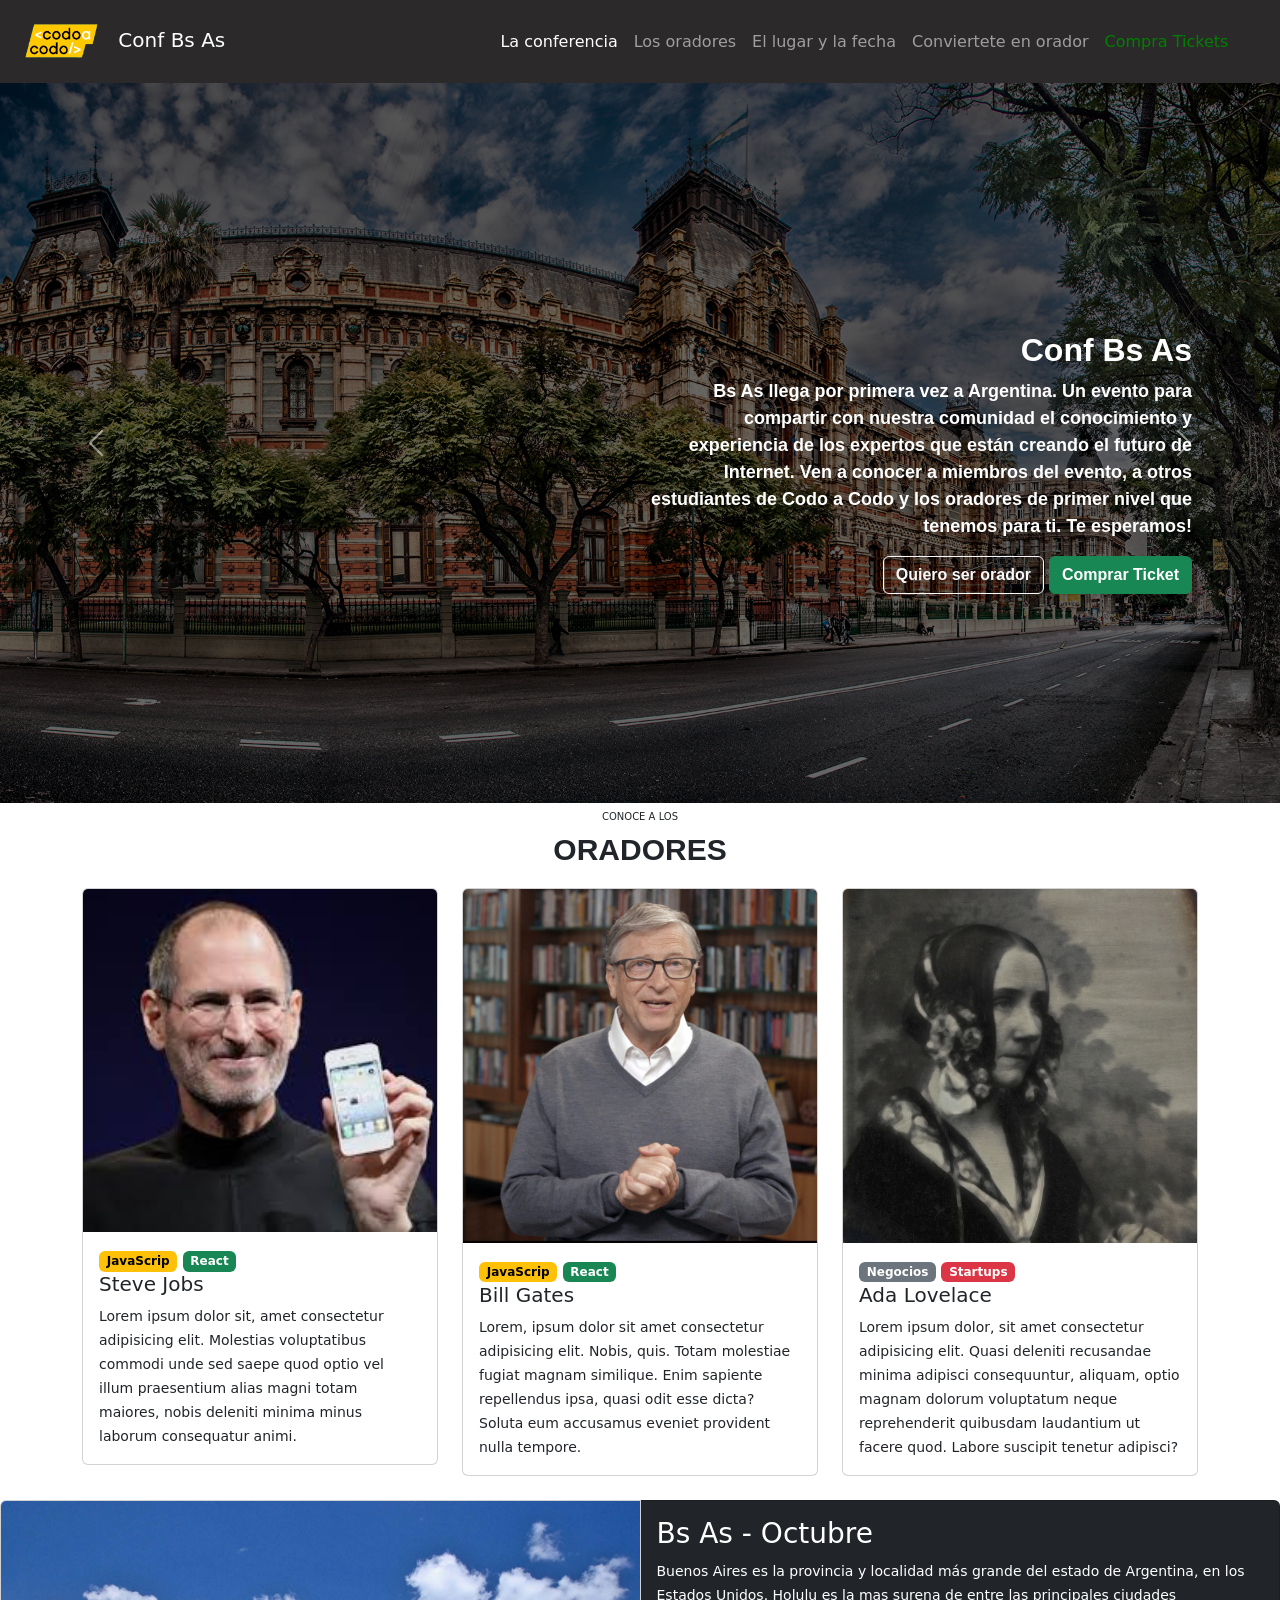
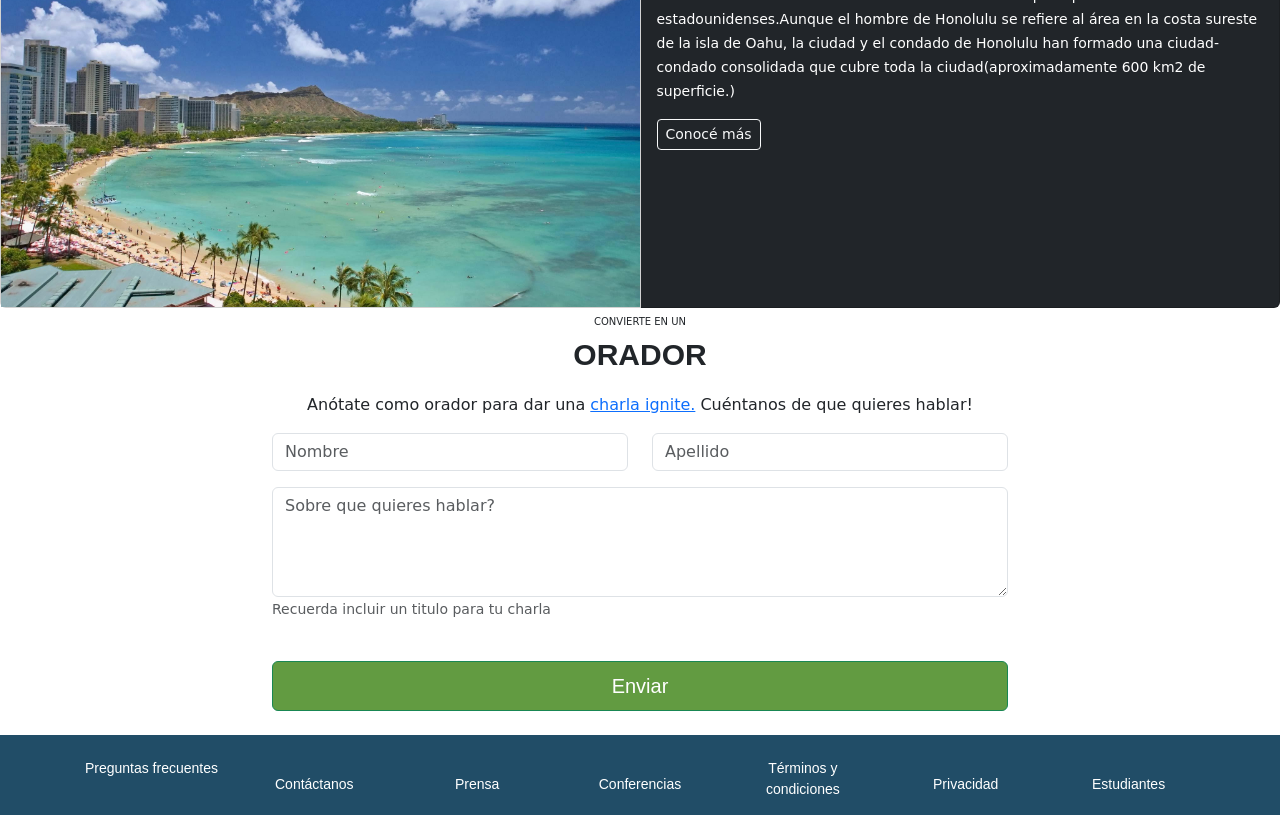
<file: index.html>
<!doctype html>
<html lang="en">
  <head>
    <meta charset="utf-8">
    <meta name="viewport" content="width=device-width, initial-scale=1">
    <title>TpIntegradorJS</title>

    <!---Boostrap css ---->
    <link href="https://cdn.jsdelivr.net/npm/bootstrap@5.2.1/dist/css/bootstrap.min.css" rel="stylesheet" integrity="sha384-iYQeCzEYFbKjA/T2uDLTpkwGzCiq6soy8tYaI1GyVh/UjpbCx/TYkiZhlZB6+fzT" crossorigin="anonymous">
    
    <link href="css/style.css" rel="stylesheet">
        
  </head>
  <body>
    
  <header>

    <!---- Inicio navbar -->
 
   <nav class="navbar navbar-expand-lg navbar-dark" style="background-color: #2B2929;">
    <div class="container-fluid">
       <a class="navbar-brand"  href="#" > 
        <img src="img/codoacodo.png" alt="Logo" width="100" > Conf Bs As 
       </a>
       <button class="navbar-toggler" type="button" data-bs-toggle="collapse" data-bs-target="#navbarSupportedContent" aria-controls="navbarSupportedContent" aria-expanded="false" aria-label="Toggle navigation">
        <span class="navbar-toggler-icon"></span>
       </button>
       
      <div class="collapse navbar-collapse nav-derecha" id="navbarSupportedContent" >
        <ul class="navbar-nav me-auto mb-2 mb-lg-0 ">
            <li class="nav-item">
               <a class="nav-link active " href="#">La conferencia</a>
            </li>
            <li class="nav-item">
                <a class="nav-link " aria-current="page" href="#">Los oradores</a>
            </li>
            <li class="nav-item">
                <a class="nav-link " aria-current="page" href="#">El lugar y la fecha</a>
            </li>
            <li class="nav-item">
                <a class="nav-link " aria-current="page" href="#">Conviertete en orador</a>
            </li>
            <li class="nav-item">
                <a class="nav-link  active" style="color:green" href="comprar.html">Compra Tickets</a>
             </li>
        </ul>
      </div>
    </div>
  </nav>
<!---- Fin navbar -->
</header>

<main>
  <!---- Inicio carrusel-->

  <div id="carouselExampleControls" class="carousel slide" data-bs-ride="carousel">
    <div class="carousel-inner">
      <div class="carousel-item active ">
            <img src="img/ba1.jpg" class="d-block w-100 brillo " alt="bsas1">
            <div class="diapositiva pe-4 mt-5">
              <h2> <strong> Conf Bs As</strong> </h2>
              <p> Bs As llega por primera vez a Argentina. Un evento para compartir con nuestra comunidad el conocimiento y experiencia de los expertos que están creando el futuro de Internet. Ven a conocer a miembros del evento, a otros estudiantes de Codo a Codo y los oradores de primer nivel que tenemos para ti. Te esperamos!</p>
              <button type="button" class="btn btn-outline-light"> <strong>Quiero ser orador </strong> </button>
              <button type="button" class="btn btn-success"><strong>Comprar Ticket</strong></button> 
            </div>
      </div>
      
      <div class="carousel-item">
        <img src="img/ba2.jpg" class="d-block w-100 brillo" alt="bsas2">
          <div class="diapositiva pe-4 mt-5 " >
          <h2> <strong> Conf Bs As </strong></h2>
          <p> Bs As llega por primera vez a Argentina. Un evento para compartir con nuestra comunidad el conocimiento y experiencia de los expertos que están creando el futuro de Internet. Ven a conocer a miembros del evento, a otros estudiantes de Codo a Codo y los oradores de primer nivel que tenemos para ti. Te esperamos!</p>
          <button type="button" class="btn btn-outline-light"><strong>Quiero ser orador</strong></button>
          <button type="button" class="btn btn-success"><strong>Comprar Ticket</strong></button>
        </div>
      </div>
         

      <div class="carousel-item">
        <img src="img/ba3.jpg" class="d-block w-100 brillo" alt="bsas3">
        <div class="diapositiva pe-4 mt-5">
          <h2> <strong> Conf Bs As </strong> </h2>
          <p> Bs As llega por primera vez a Argentina. Un evento para compartir con nuestra comunidad el conocimiento y experiencia de los expertos que están creando el futuro de Internet. Ven a conocer a miembros del evento, a otros estudiantes de Codo a Codo y los oradores de primer nivel que tenemos para ti. Te esperamos!</p>
          <button type="button" class="btn btn-outline-light"><strong>Quiero ser orador</strong></button>
          <button type="button" class="btn btn-success"><strong>Comprar Ticket</strong></button>
         </div>
      </div>
      

    <button class="carousel-control-prev" type="button" data-bs-target="#carouselExampleControls" data-bs-slide="prev">
      <span class="carousel-control-prev-icon" aria-hidden="true"></span>
      <span class="visually-hidden">Previous</span>
    </button>
    <button class="carousel-control-next" type="button" data-bs-target="#carouselExampleControls" data-bs-slide="next">
      <span class="carousel-control-next-icon" aria-hidden="true"></span>
      <span class="visually-hidden">Next</span>
    </button>
  </div>

  <!---- Fin carousel -->

    
  <!---- Inicio texto central  -->
   
  <div class= "text-center ">
     <p> <span style="font-size:10px;">CONOCE A LOS </span> <br>
     <span style="font-size: 30px;font-weight:bold;font-family:'Lucida Sans Unicode', Geneva, Verdana, sans-serif;">  ORADORES </span></p>
  </div>

  <!---- Fin texto central  -->

  <!---- Inicio cards  -->

  <div class="container" > 
  <div class="row row-cols-1 row-cols-md-3 g-4">

    <div class="col">
      <div class="card">
        <img src="img/steve.jpg" class="card-img-top" alt="Steve">
        <div class="card-body">
          <span class="badge text-bg-warning">JavaScrip</span>
          <span class="badge text-bg-success">React</span>
          <h5 class="card-title">Steve Jobs</h5>
          <p class="card-text"> <small> Lorem ipsum dolor sit, amet consectetur adipisicing elit. Molestias voluptatibus commodi unde sed saepe quod optio vel illum praesentium alias magni totam maiores, nobis deleniti minima minus laborum consequatur animi.</small></p>
        </div>
      </div>
    </div>

    <div class="col">
      <div class="card">
        <img src="img/bill.jpg" class="card-img-top" alt="Bill">
        <div class="card-body">
          <span class="badge text-bg-warning">JavaScrip</span>
          <span class="badge text-bg-success">React</span>
          <h5 class="card-title">Bill Gates</h5>
          <p class="card-text"> <small>Lorem, ipsum dolor sit amet consectetur adipisicing elit. Nobis, quis. Totam molestiae fugiat magnam similique. Enim sapiente repellendus ipsa, quasi odit esse dicta? Soluta eum accusamus eveniet provident nulla tempore.</small></p>
        </div>
      </div>
    </div>

    <div class="col">
      <div class="card">
        <img src="img/ada.jpeg" class="card-img-top" alt="Ada">
        <div class="card-body">
          <span class="badge text-bg-secondary">Negocios</span>
          <span class="badge text-bg-danger">Startups</span>
          <h5 class="card-title">Ada Lovelace</h5>
          <p class="card-text"> <small>Lorem ipsum dolor, sit amet consectetur adipisicing elit. Quasi deleniti recusandae minima adipisci consequuntur, aliquam, optio magnam dolorum voluptatum neque reprehenderit quibusdam laudantium ut facere quod. Labore suscipit tenetur adipisci?</small> </p>
        </div>
      </div>
    </div>
    
  </div>
</div>
  
  <!---- Fin cards  -->

  <!---- Inicio cards 2  -->

  
  <div class="card-group pt-4 ">
    <div class="card">
      <img src="img/honolulu.jpg" class="card-img-top" width="100%" height="100%" alt="playa">
    </div>

    <div class="card text-bg-dark ">
      <div class="card-body">
        <h5 class="card-title fs-3">Bs As - Octubre</h5>
        <p class="card-text"> <small> Buenos Aires es la provincia y localidad más grande del estado de Argentina, en los Estados Unidos. Holulu es la mas surena de entre las principales ciudades estadounidenses.Aunque el hombre de Honolulu se refiere al área en la costa sureste de la isla de Oahu, la ciudad y el condado de Honolulu han formado una ciudad-condado consolidada que cubre toda la ciudad(aproximadamente 600 km2 de superficie.)</small>   </p>
        <button type="button" class="btn btn-outline-light btn-sm ">Conocé más</button>
      </div>
    </div>
  </div>
  
   <!---- Fin cards 2  -->

   <!---- Inicio texto central 2 -->
   
  <div class= "text-center ">
    <p> <span style="font-size:10px;">CONVIERTE EN UN </span> <br>
    <span style="font-size: 30px;font-weight:bold; font-family:'Lucida Sans Unicode', Geneva, Verdana, sans-serif;">  ORADOR </span></p>
 </div>

  <!---- Fin texto central 2 -->

   <!---- Inicio de forms  -->

<div class="container">
    <div class="row text-center">
      <p> Anótate como orador para dar una <a href="#">charla ignite.</a> Cuéntanos de que quieres hablar!</p>
    </div>
    <div class="row justify-content-md-center">
        <div class="col col-lg-4 ">
          <input type="text" class="form-control" placeholder="Nombre" aria-label="First name">
        </div>
        <div class="col col-lg-4">
          <input type="text" class="form-control" placeholder="Apellido" aria-label="Last name">
        </div>
    </div>
    
    <div class="row justify-content-md-center pt-3">
      <div class="col col-lg-8 mb-4" >
        <textarea class="form-control" id="exampleFormControlTextarea1" rows="4" placeholder="Sobre que quieres hablar?"></textarea>
        <p><small class="text-muted"> Recuerda incluir un titulo para tu charla </small></p>
      </div>
    </div>
    
    <div class="row justify-content-md-center">
      <div class="col col-lg-8 mb-4" >
       <div class="d-grid gap-2 ">
            <button class="btn btn-success" id=boton type="button">Enviar</button>
        </div>
      </div>
    </div>
  </div>

 
  
  <!---- Fin de forms  -->
</main>


<footer class="pie-pagina">
  <!---- Inicio de footer  -->
  <div class="container" >
        <div class="row">
            <div class="col  mt-2 ">
              <a href="#">Preguntas frecuentes</a>
            </div>
            <div class="col mt-4">
              <a href="#">Contáctanos</a>
            </div>
            <div class="col mt-4">
              <a href="#">Prensa</a>
            </div>
            <div class="col mt-4">
              <a href="#">Conferencias</a>
            </div>
            <div class="col mt-2">
              <a href="#">Términos y condiciones</a>
            </div>
            <div class="col mt-4">
              <a href="#">Privacidad</a>
             </div>
             <div class="col mt-4">
              <a href="#">Estudiantes</a>
             </div>
       </div>
  </div>
      
  <!---- Fin de footer  -->

</footer>

  
  <script src="https://cdn.jsdelivr.net/npm/bootstrap@5.2.1/dist/js/bootstrap.bundle.min.js" integrity="sha384-u1OknCvxWvY5kfmNBILK2hRnQC3Pr17a+RTT6rIHI7NnikvbZlHgTPOOmMi466C8" crossorigin="anonymous"></script>
</body>
</html>
</file>
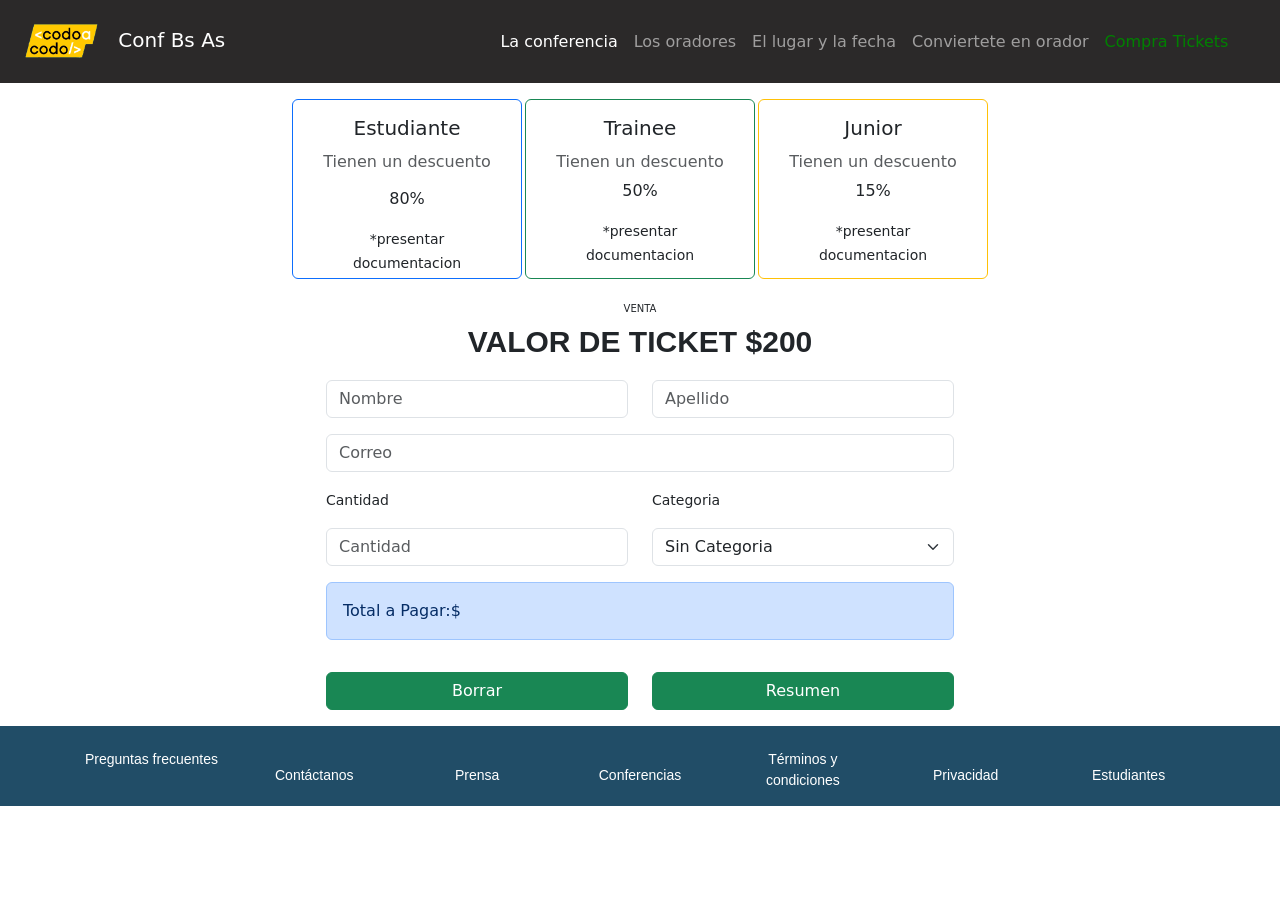
<file: comprar.html>
<!doctype html>
<html lang="en">
  <head>
    <meta charset="utf-8">
    <meta name="viewport" content="width=device-width, initial-scale=1">
    <title>ComprarTicket</title>

    <!---Boostrap css ---->
    <link href="https://cdn.jsdelivr.net/npm/bootstrap@5.2.1/dist/css/bootstrap.min.css" rel="stylesheet" integrity="sha384-iYQeCzEYFbKjA/T2uDLTpkwGzCiq6soy8tYaI1GyVh/UjpbCx/TYkiZhlZB6+fzT" crossorigin="anonymous">
    
   <link href="css/style.css" rel="stylesheet">

    
        
  </head>
  <body>
    
  <header>

        <!---- Inicio navbar -->
 
   <nav class="navbar navbar-expand-lg navbar-dark" style="background-color: #2B2929;">
    <div class="container-fluid">
       <a class="navbar-brand"  href="#" > 
        <img src="img/codoacodo.png" alt="Logo" width="100" > Conf Bs As 
       </a>
       <button class="navbar-toggler" type="button" data-bs-toggle="collapse" data-bs-target="#navbarSupportedContent" aria-controls="navbarSupportedContent" aria-expanded="false" aria-label="Toggle navigation">
        <span class="navbar-toggler-icon"></span>
       </button>
       
      <div class="collapse navbar-collapse nav-derecha" id="navbarSupportedContent" >
        <ul class="navbar-nav me-auto mb-2 mb-lg-0 ">
            <li class="nav-item">
               <a class="nav-link active " href="index.html">La conferencia</a>
            </li>
            <li class="nav-item">
                <a class="nav-link " aria-current="page" href="index.html">Los oradores</a>
            </li>
            <li class="nav-item">
                <a class="nav-link " aria-current="page" href="index.html">El lugar y la fecha</a>
            </li>
            <li class="nav-item">
                <a class="nav-link " aria-current="page" href="index.html">Conviertete en orador</a>
            </li>
            <li class="nav-item">
                <a class="nav-link  active" style="color:green" href="comprar.html">Compra Tickets</a>
             </li>
        </ul>
      </div>
    </div>
  </nav>
<!---- Fin navbar -->
</header>

<main>

<!---- inicio card  -->
  
   
      <div class="row justify-content-md-center mt-3" > 

        <div class="card border-primary mb-3 " style="height: 180px;width: 230px; margin-right: 3px;">
         <div class="col">
           <div class="card-body text-center">
            <h5 class="card-title mb-3">Estudiante</h5>
            <h6 class= "card-subtitle mb-3 text-muted">Tienen un descuento</h6>
            <p class="card-text"> 80% </p>
            <p> <small> *presentar documentacion </small></p>
           </div>
        </div>
       </div>

      <div class="card border-success mb-3" style="height: 180px;width: 230px; margin-right: 3px;">
        <div class="col">
           <div class="card-body text-center">
            <h5 class="card-title mb-3">Trainee</h5>
            <h6 class="card-subtitle mb-2 text-muted">Tienen un descuento</h6>
            <p class="card-text"> 50% </p>
            <p> <small> *presentar documentacion </small></p>
        </div> 
        </div> 
      </div>
     
     <div class="card border-warning mb-3 " style="height: 180px;width: 230px;">
      <div class="col">
         <div class="card-body text-center"> 
          <h5 class="card-title mb-3">Junior</h5>
          <h6 class="card-subtitle mb-2 text-muted">Tienen un descuento</h6>
          <p class="card-text"> 15% </p>
          <p > <small> *presentar documentacion </small></p>
        </div>
      </div>
    </div>
    </div>

   <!---- Fin card  -->

  <!---- Inicio texto central 1-->
   
  <div class= "text-center ">
    <p> <span style="font-size:10px;">VENTA </span> <br>
    <span style="font-size: 30px;font-weight:bold; font-family:'Lucida Sans Unicode', Geneva, Verdana, sans-serif;">  VALOR DE TICKET $200 </span></p>
 </div>

  <!---- Fin texto central 1-->

  <!---- Inicio form-->
  
  <div class="row justify-content-md-center mb-3">
    <div class="col col-lg-3">
      <input id=idNombre type="text" class="form-control" placeholder="Nombre" aria-label="Nombre">
    </div>
    <div class="col col-lg-3">
      <input id=idApellido type="text" class="form-control" placeholder="Apellido" aria-label="Apellido">
    </div>
  </div>

  <div class="row justify-content-md-center mb-3">
     <div class="col col-lg-6">
        <input id=idCorreo type="text" class="form-control"  placeholder="Correo" aria-label="Correo">
     </div>
   </div>

   <div class="row justify-content-md-center mb-3">
    <div class="col col-lg-3 ">
     <p> <small> Cantidad </small></p>
      <input id=idCantidad type="text" class="form-control" placeholder="Cantidad" aria-label="Cantidad">
    </div>
    <div class="col col-lg-3">
      <p> <small>Categoria </small></p>
      <select id=idCategoria class="form-select" aria-label="Categoria">
        <option selected>Sin Categoria</option>
        <option value="1">Estudiante</option>
        <option value="2">Trainee</option>
        <option value="3">Junior</option>
      </select>
     </div>
  </div>

  <div class="row justify-content-md-center mb-3"> 
    <div class="col col-lg-6 " >
      <div class="alert alert-primary" id= idTotalPagar role="alert" >
        Total a Pagar:$ 
      </div>
   </div>
  </div>

   <div class="row justify-content-md-center mb-3">
    <div class="col col-lg-3" >
     <div class="d-grid gap-1 ">
          <button class="btn btn-success" id=idBotonB  type="reset" >Borrar</button>
      </div>
    </div>
    <div class="col col-lg-3" >
      <div class="d-grid gap-4 ">
          <button class="btn btn-success" id=idBotonR type="button">Resumen</button>
          
       </div>
     </div>
  </div>


<!---- Fin form-->

</main>


<footer class="pie-pagina">
    <!---- Inicio de footer  -->
    <div class="container" >
          <div class="row">
              <div class="col  mt-2 ">
                <a href="#">Preguntas frecuentes</a>
              </div>
              <div class="col mt-4">
                <a href="#">Contáctanos</a>
              </div>
              <div class="col mt-4">
                <a href="#">Prensa</a>
              </div>
              <div class="col mt-4">
                <a href="#">Conferencias</a>
              </div>
              <div class="col mt-2">
                <a href="#">Términos y condiciones</a>
              </div>
              <div class="col mt-4">
                <a href="#">Privacidad</a>
               </div>
               <div class="col mt-4">
                <a href="#">Estudiantes</a>
               </div>
         </div>
    </div>
        
    <!---- Fin de footer  -->
  
  </footer>
  
    
       <script src="js/ventaticket.js"></script>
  
      <script src="https://cdn.jsdelivr.net/npm/bootstrap@5.2.1/dist/js/bootstrap.bundle.min.js" integrity="sha384-u1OknCvxWvY5kfmNBILK2hRnQC3Pr17a+RTT6rIHI7NnikvbZlHgTPOOmMi466C8" crossorigin="anonymous"></script>
  </body>
  </html>
</file>
<file: css/style.css>
* {
  margin: 0px;
  padding: 0px;
  box-sizing: border-box;
}

.nav-derecha {

  display: flex;
  justify-content: flex-end;
  text-align: right;
  padding-left: 20%;

}

#boton{
    font-size: 20px;
    font-family:Verdana, Geneva, Tahoma, sans-serif;
    height: 50px ;
    color:white;
    background-color: rgb(98, 155, 65) ;
    text-align: center;
    }

   
  .brillo {
  width: 100%;
  filter: brightness(40%);
  }

.diapositiva {
  position: absolute;
  top: 200px;
  width: 45%;
  left:50% ;
  text-align: right;
  font-weight: 600;
  font-size: 18px;
  font-family:'Gill Sans', 'Gill Sans MT', Calibri, 'Trebuchet MS', sans-serif;
  color: white;
     }
    

  footer
  {
  background-color: #214d67;
  height: 80px;
  text-align: center;
  font-size: 14px;
  font-family: Verdana, Geneva, Tahoma, sans-serif;
  display: flex;
  align-items: center;
    }
  
  footer div a {
      text-decoration: none;
      color: white;
    } 

 
  @media screen and (max-width: 767px)  {  
    .pie-pagina {
      background-color: #214d67;
      text-align: center ;
      padding:0px;
      margin:0px;
      height: 150px;
                 
      }
            }

 @media screen and (max-width: 767px)  {  
    .diapositiva {
      position: absolute;
      top: 1px;
      height: 100%;
      width: 100%;
      left: 1% ;
      right: 1%;
      text-align: right;
      font-size: 13px;
      font-family:'Gill Sans', 'Gill Sans MT', Calibri, 'Trebuchet MS', sans-serif;
      color: white;

                }
                      }
  @media screen and (max-width: 767px)  {  
    .diapositiva button {
      width: 200px;
      height: 30px;
      size: 300px;

                }
                      }
</file>
